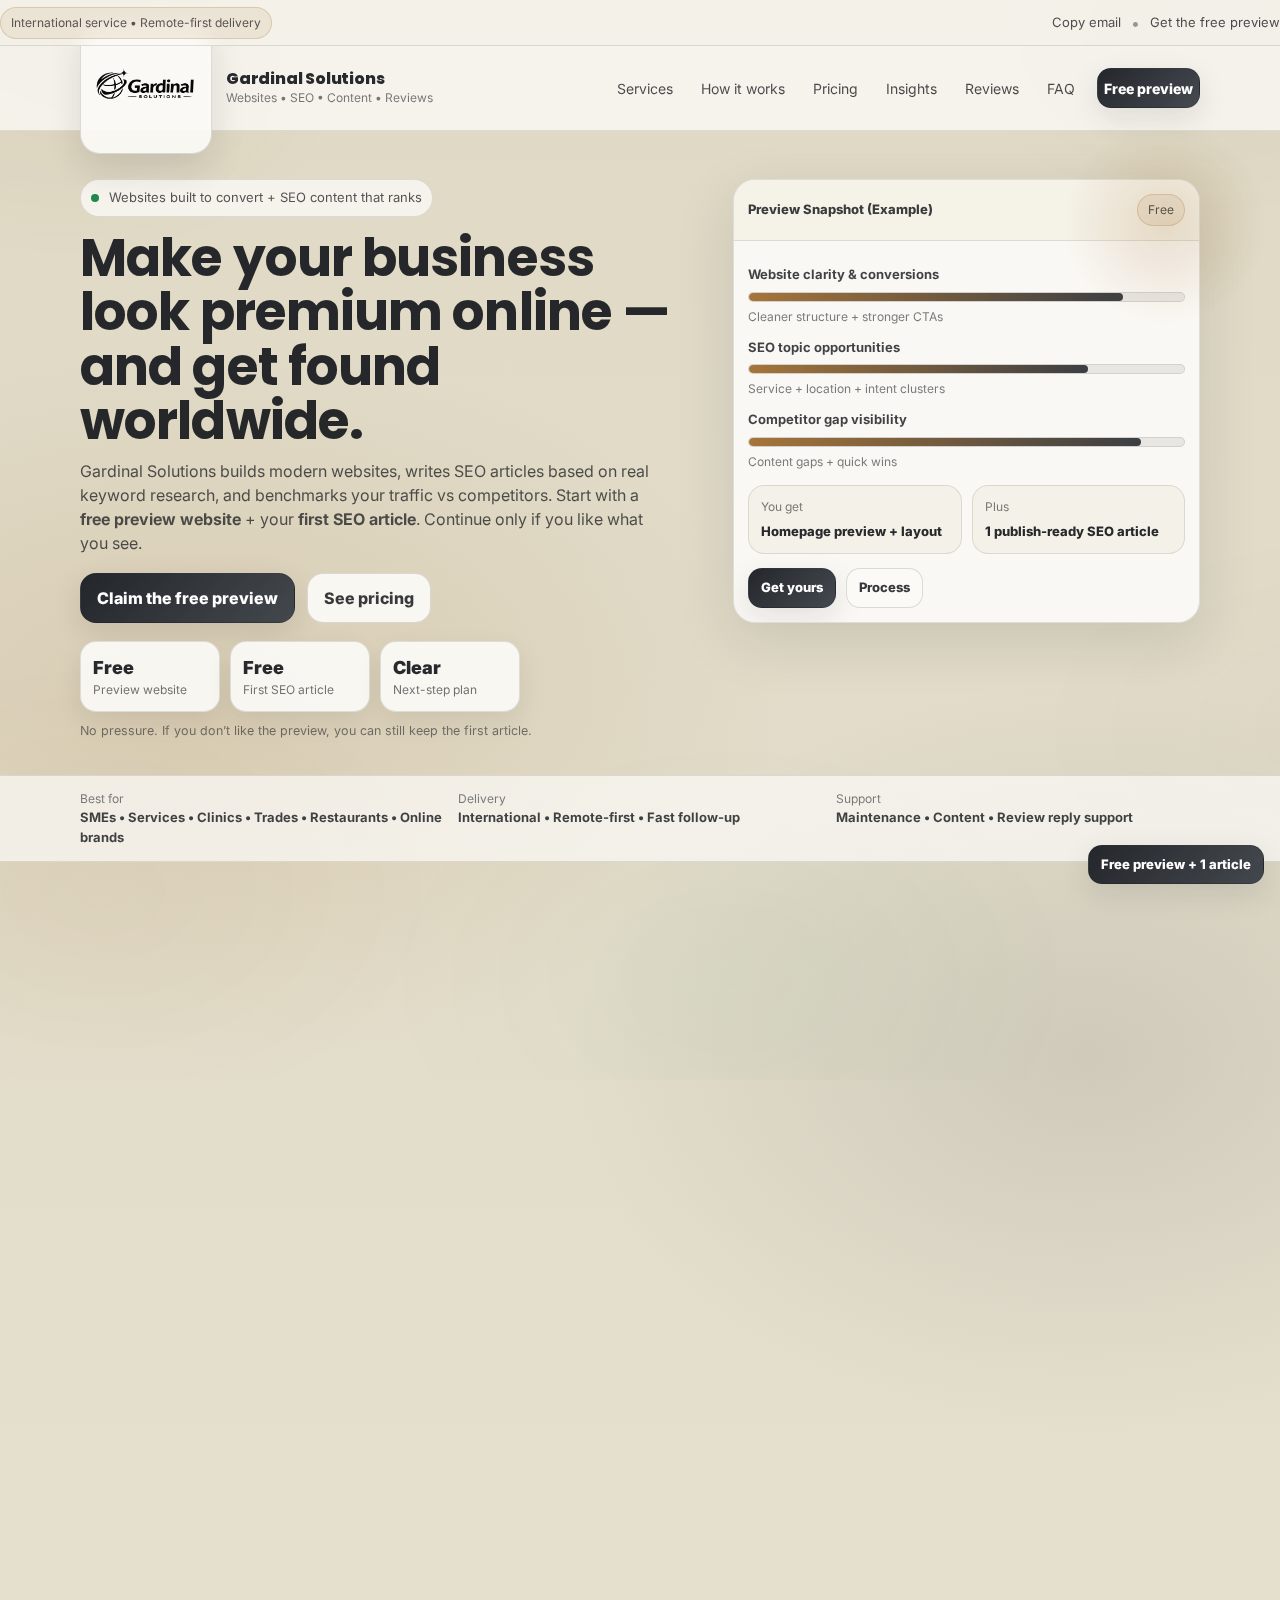
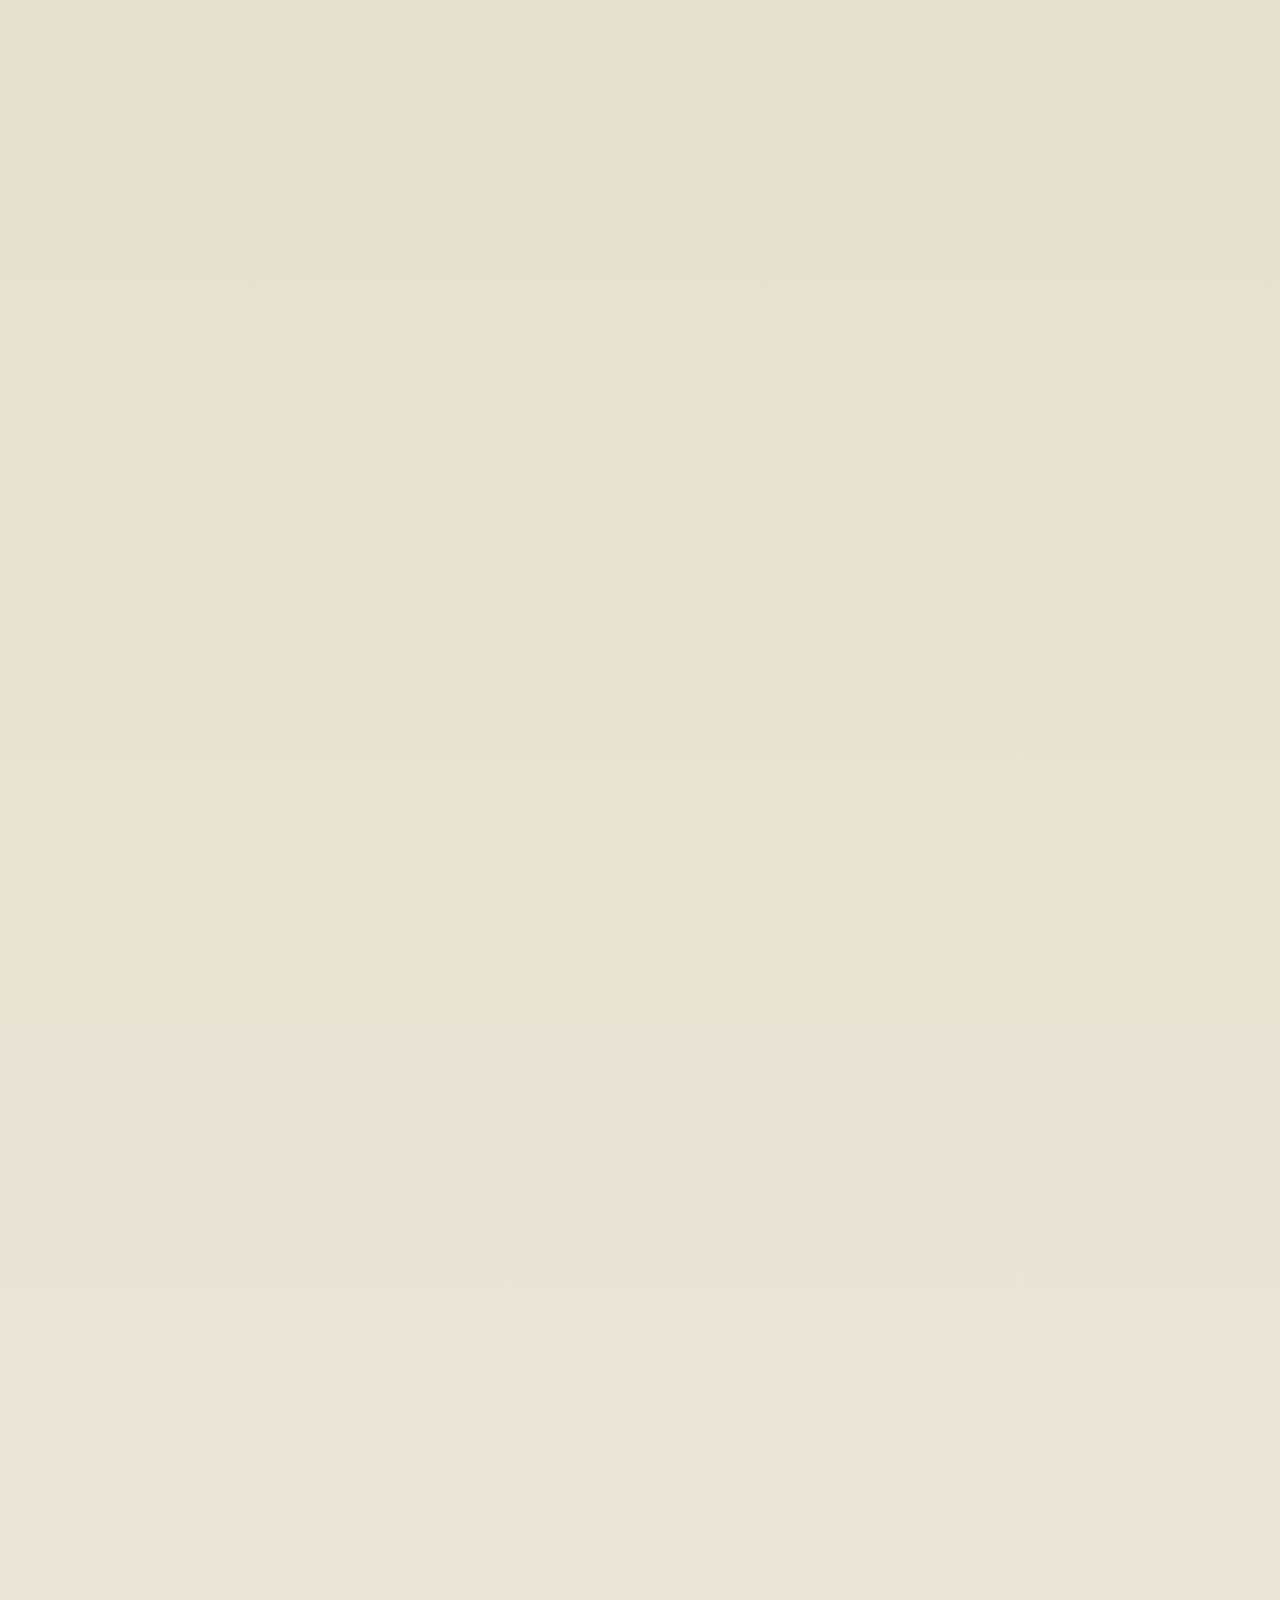
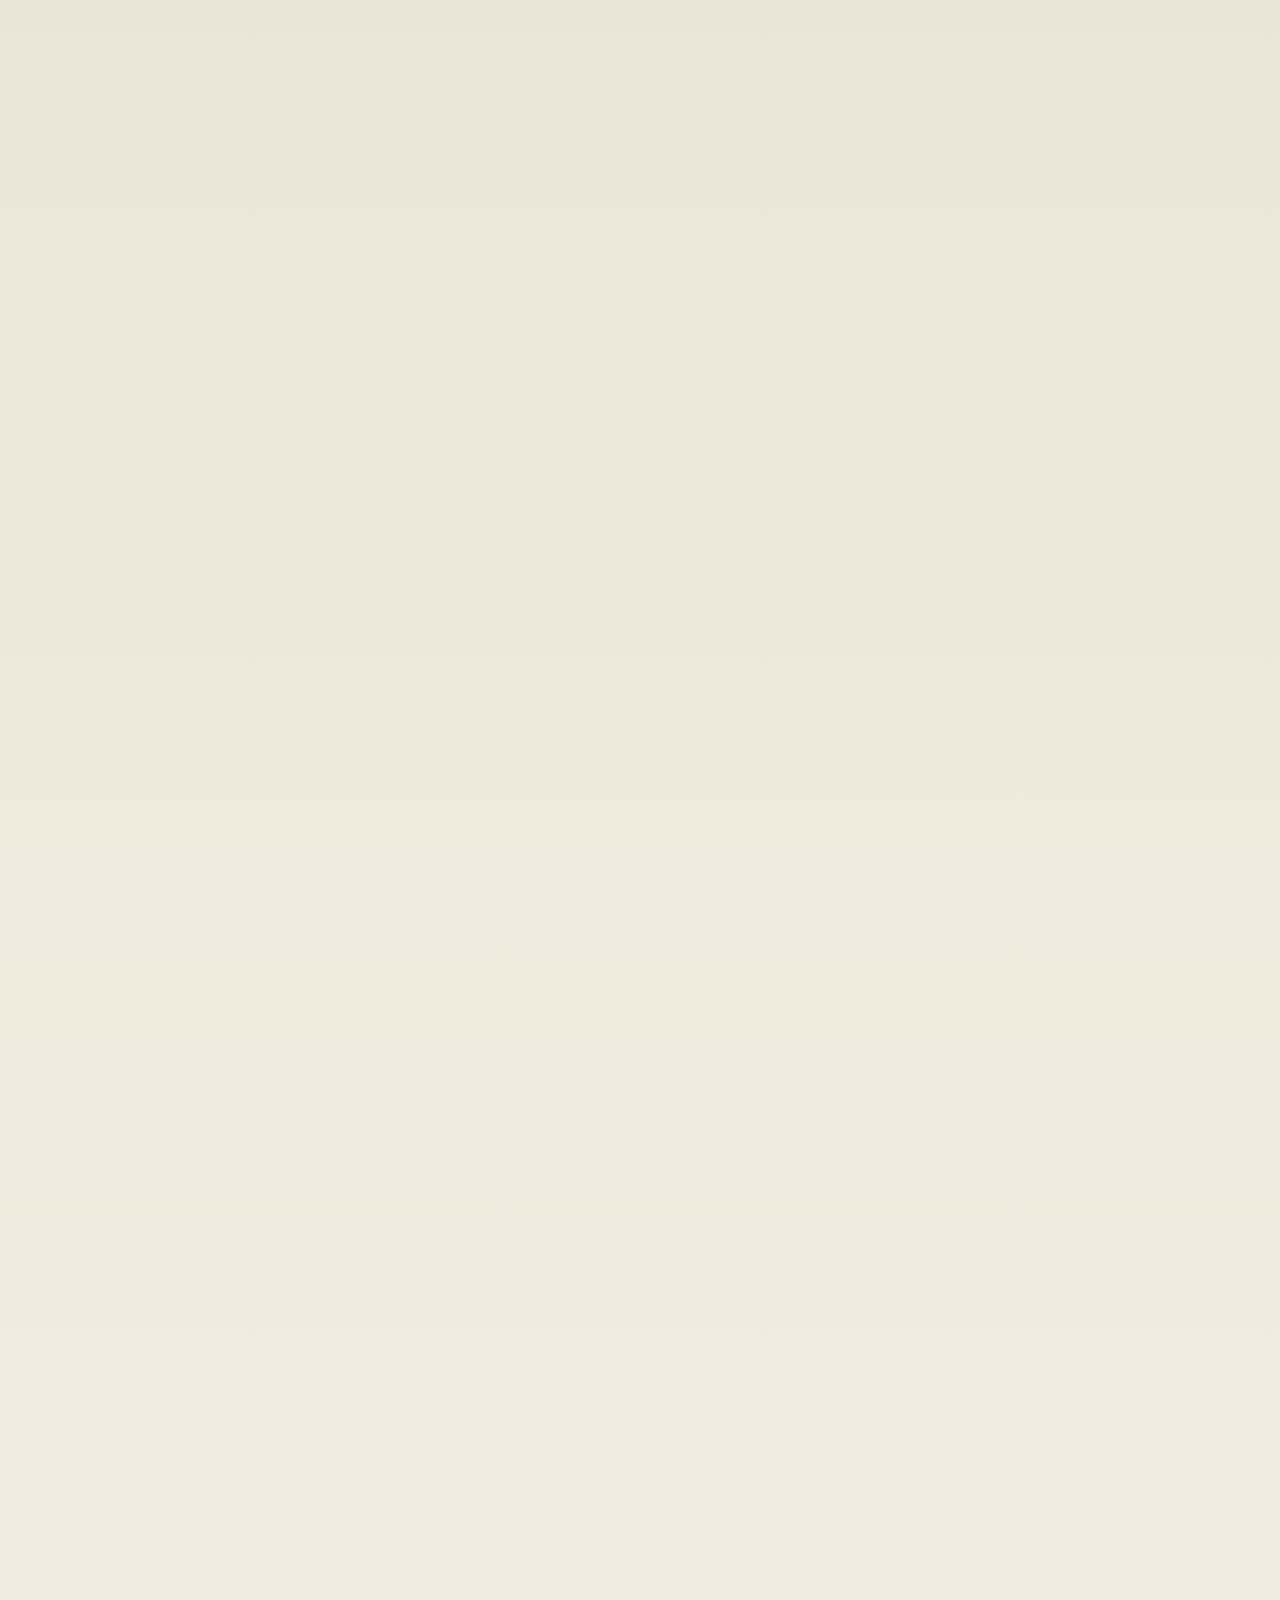
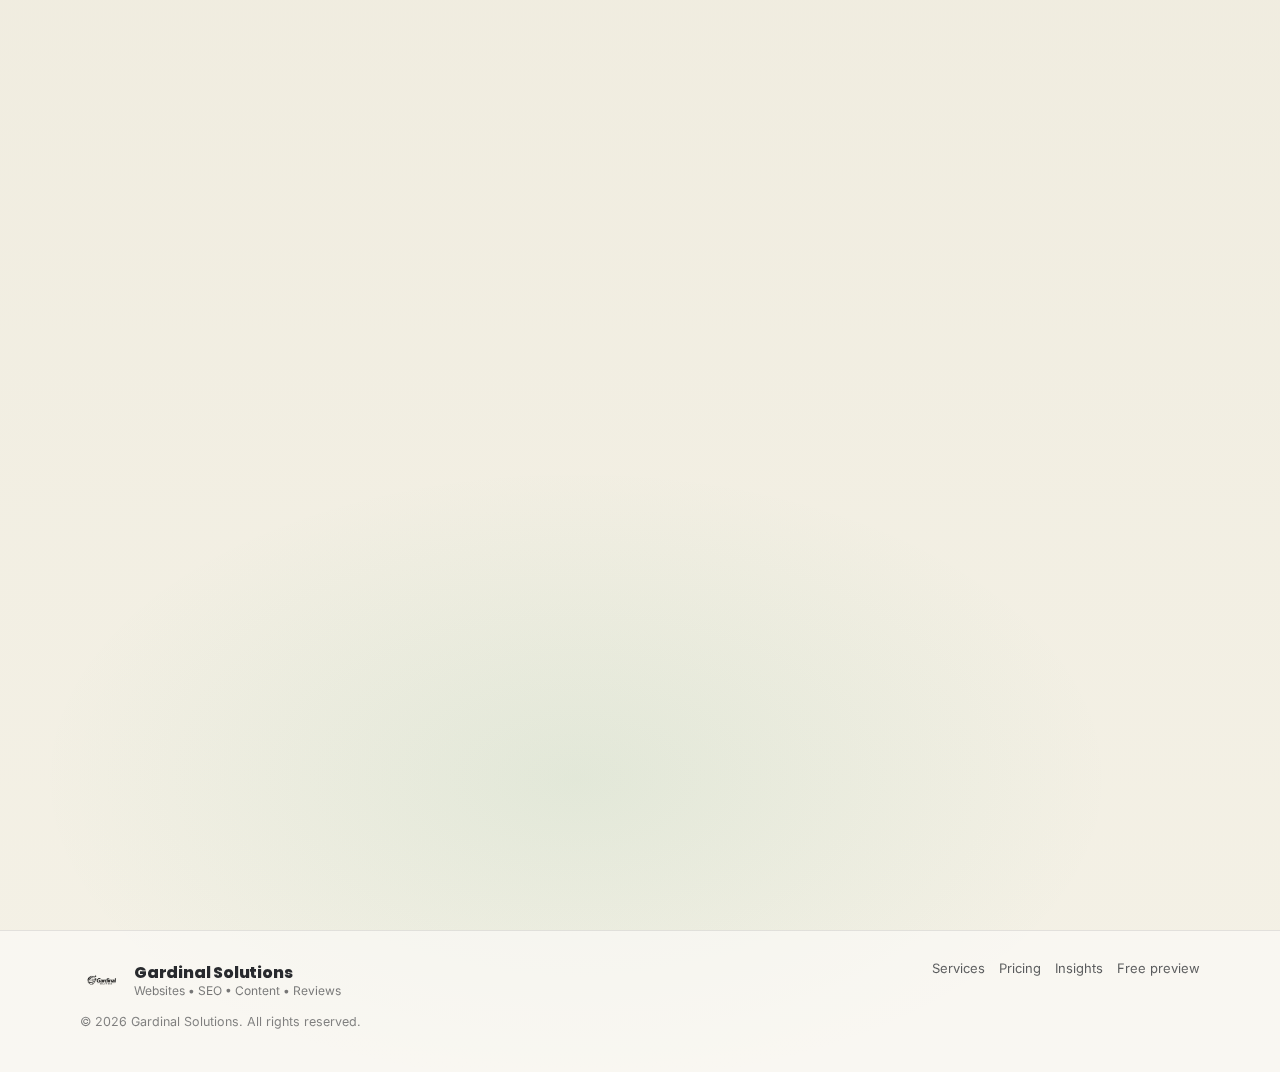
<file: index.html>
<!-- index.html (Jotform integrated) -->
<!doctype html>
<html lang="en">
<head>
  <meta charset="utf-8" />
  <meta name="viewport" content="width=device-width, initial-scale=1" />
  <meta name="description" content="Gardinal Solutions builds and maintains modern websites, delivers SEO keyword research and SEO articles, benchmarks your presence vs competitors, and supports review follow-up. Free preview website + first SEO article." />
  <title>Gardinal Solutions | Websites, SEO & Content</title>

  <link rel="preconnect" href="https://fonts.googleapis.com">
  <link rel="preconnect" href="https://fonts.gstatic.com" crossorigin>
  <link href="https://fonts.googleapis.com/css2?family=Inter:wght@400;500;600;700;800&family=Poppins:wght@600;700;800&display=swap" rel="stylesheet">

  <link rel="stylesheet" href="styles.css" />
  <script defer src="script.js"></script>
</head>

<body>
  <a class="skip-link" href="#main">Skip to content</a>

  <!-- Topbar -->
  <div class="topbar">
    <div class="container topbar__inner">
      <div class="pill">International service • Remote-first delivery</div>
      <div class="topbar__actions">
        <button class="linklike" id="copyEmailBtn" type="button">Copy email</button>
        <span class="sep">•</span>
        <a class="topbar__link" href="#contact">Get the free preview</a>
      </div>
    </div>
  </div>

  <!-- Header -->
  <header class="header" id="siteHeader">
    <div class="container header__inner">
      <a class="brand" href="#home" aria-label="Gardinal Solutions home">
        <img class="brand__logo" id="brandLogo" src="logo.png" alt="Gardinal Solutions logo">
        <span class="brand__text">
          <span class="brand__name">Gardinal Solutions</span>
          <span class="brand__tag">Websites • SEO • Content • Reviews</span>
        </span>
      </a>

      <nav class="nav" aria-label="Primary">
        <button class="nav__toggle" id="navToggle" type="button" aria-controls="navMenu" aria-expanded="false">
          <span class="nav__line" aria-hidden="true"></span>
          <span class="nav__line" aria-hidden="true"></span>
          <span class="nav__line" aria-hidden="true"></span>
          <span class="sr-only">Menu</span>
        </button>

        <div class="nav__menu" id="navMenu">
          <a href="#services" class="nav__link">Services</a>
          <a href="#process" class="nav__link">How it works</a>
          <a href="#pricing" class="nav__link">Pricing</a>
          <a href="#insights" class="nav__link">Insights</a>
          <a href="#reviews" class="nav__link">Reviews</a>
          <a href="#faq" class="nav__link">FAQ</a>
          <a class="btn btn--small nav__cta" href="#contact">Free preview</a>
        </div>
      </nav>
    </div>
  </header>

  <main id="main">
    <!-- HERO -->
    <section class="hero" id="home">
      <div class="container hero__grid">
        <div class="hero__content">
          <div class="kicker">
            <span class="dot" aria-hidden="true"></span>
            Websites built to convert + SEO content that ranks
          </div>

          <h1 class="hero__title">Make your business look premium online — and get found worldwide.</h1>

          <p class="hero__lead">
            Gardinal Solutions builds modern websites, writes SEO articles based on real keyword research,
            and benchmarks your traffic vs competitors. Start with a <strong>free preview website</strong>
            + your <strong>first SEO article</strong>. Continue only if you like what you see.
          </p>

          <div class="hero__cta">
            <a class="btn" href="#contact">Claim the free preview</a>
            <a class="btn btn--ghost" href="#pricing">See pricing</a>
          </div>

          <div class="hero__proof">
            <div class="proofCard">
              <div class="proofCard__big">Free</div>
              <div class="proofCard__small">Preview website</div>
            </div>
            <div class="proofCard">
              <div class="proofCard__big">Free</div>
              <div class="proofCard__small">First SEO article</div>
            </div>
            <div class="proofCard">
              <div class="proofCard__big">Clear</div>
              <div class="proofCard__small">Next-step plan</div>
            </div>
          </div>

          <p class="hero__fine">
            No pressure. If you don’t like the preview, you can still keep the first article.
          </p>
        </div>

        <div class="hero__panel">
          <div class="panel">
            <div class="panel__head">
              <span class="panel__title">Preview Snapshot (Example)</span>
              <span class="panel__badge">Free</span>
            </div>

            <div class="panel__body">
              <div class="metric">
                <div class="metric__label">Website clarity & conversions</div>
                <div class="metric__bar"><span style="width: 86%"></span></div>
                <div class="metric__note">Cleaner structure + stronger CTAs</div>
              </div>

              <div class="metric">
                <div class="metric__label">SEO topic opportunities</div>
                <div class="metric__bar"><span style="width: 78%"></span></div>
                <div class="metric__note">Service + location + intent clusters</div>
              </div>

              <div class="metric">
                <div class="metric__label">Competitor gap visibility</div>
                <div class="metric__bar"><span style="width: 90%"></span></div>
                <div class="metric__note">Content gaps + quick wins</div>
              </div>

              <div class="panel__miniGrid">
                <div class="miniCard">
                  <div class="miniCard__top">You get</div>
                  <div class="miniCard__main">Homepage preview + layout</div>
                </div>
                <div class="miniCard">
                  <div class="miniCard__top">Plus</div>
                  <div class="miniCard__main">1 publish-ready SEO article</div>
                </div>
              </div>

              <div class="panel__cta">
                <a class="btn btn--small" href="#contact">Get yours</a>
                <a class="btn btn--small btn--ghost" href="#process">Process</a>
              </div>
            </div>
          </div>
          <div class="glow" aria-hidden="true"></div>
        </div>
      </div>
    </section>

    <!-- TRUST STRIP -->
    <section class="strip" aria-label="Trust strip">
      <div class="container strip__inner">
        <div class="strip__item">
          <span class="strip__label">Best for</span>
          <span class="strip__value">SMEs • Services • Clinics • Trades • Restaurants • Online brands</span>
        </div>
        <div class="strip__item">
          <span class="strip__label">Delivery</span>
          <span class="strip__value">International • Remote-first • Fast follow-up</span>
        </div>
        <div class="strip__item">
          <span class="strip__label">Support</span>
          <span class="strip__value">Maintenance • Content • Review reply support</span>
        </div>
      </div>
    </section>

    <!-- SERVICES -->
    <section class="section" id="services">
      <div class="container">
        <div class="section__head">
          <h2>What we do</h2>
          <p>Designed to improve first impressions, increase inquiries, and grow search visibility.</p>
        </div>

        <div class="grid grid--3">
          <article class="card">
            <h3>Website building</h3>
            <p>Modern, mobile-first websites built for clarity, trust, and conversions.</p>
            <ul class="checklist">
              <li>Landing pages & multi-page sites</li>
              <li>Clear CTA & lead capture</li>
              <li>International-friendly structure</li>
            </ul>
          </article>

          <article class="card">
            <h3>Website maintenance</h3>
            <p>Ongoing updates so your site stays fast, secure, and current.</p>
            <ul class="checklist">
              <li>Monthly updates & improvements</li>
              <li>Content edits & new sections</li>
              <li>Performance housekeeping</li>
            </ul>
          </article>

          <article class="card">
            <h3>SEO keyword research</h3>
            <p>We map search intent to pages and content topics that drive qualified leads.</p>
            <ul class="checklist">
              <li>Keyword clusters & page mapping</li>
              <li>Content plan & publishing priorities</li>
              <li>On-page SEO checklist</li>
            </ul>
          </article>

          <article class="card">
            <h3>SEO articles</h3>
            <p>Practical articles aligned with search intent — service, location, or product topics.</p>
            <ul class="checklist">
              <li>Publish-ready formatting</li>
              <li>Internal linking suggestions</li>
              <li>Conversion-focused writing</li>
            </ul>
          </article>

          <article class="card">
            <h3>Competitor insights</h3>
            <p>We compare your presence with competitors to find content gaps and quick wins.</p>
            <ul class="checklist">
              <li>Topic & page gap analysis</li>
              <li>Priority action list</li>
              <li>Positioning improvements</li>
            </ul>
          </article>

          <article class="card">
            <h3>Review follow-up support</h3>
            <p>Professional review replies build trust and sales — we help you respond consistently.</p>
            <ul class="checklist">
              <li>Reply templates (good/neutral/bad)</li>
              <li>Brand tone alignment</li>
              <li>Follow-up routines</li>
            </ul>
          </article>
        </div>
      </div>
    </section>

    <!-- PROCESS -->
    <section class="section section--muted" id="process">
      <div class="container">
        <div class="section__head">
          <h2>How it works</h2>
          <p>Simple, fast, proof-driven — ideal for cold outreach and first impressions.</p>
        </div>

        <div class="steps">
          <div class="step">
            <div class="step__num">1</div>
            <div class="step__body">
              <h3>Tell us your business</h3>
              <p>Share your services, location/market, and goals (competitors optional).</p>
            </div>
          </div>

          <div class="step">
            <div class="step__num">2</div>
            <div class="step__body">
              <h3>We deliver the free preview</h3>
              <p>You get a preview website + your first SEO article (free).</p>
            </div>
          </div>

          <div class="step">
            <div class="step__num">3</div>
            <div class="step__body">
              <h3>You review and request changes</h3>
              <p>We refine the direction and confirm what you want next.</p>
            </div>
          </div>

          <div class="step">
            <div class="step__num">4</div>
            <div class="step__body">
              <h3>Choose a plan to continue</h3>
              <p>Pick a bundle for maintenance + SEO content + insights.</p>
            </div>
          </div>
        </div>

        <div class="callout">
          <div class="callout__icon" aria-hidden="true">✓</div>
          <div class="callout__content">
            <strong>Starter offer:</strong> preview website + first SEO article is free. Continue only if you like the quality.
          </div>
        </div>
      </div>
    </section>

    <!-- PRICING -->
    <section class="section" id="pricing">
      <div class="container">
        <div class="section__head">
          <h2>Plans (international pricing)</h2>
          <p>Low entry cost, strong deliverables, and clear outcomes. Upgrade anytime.</p>
        </div>

        <div class="pricing pricing--4">
          <article class="priceCard priceCard--free">
            <div class="priceCard__top">
              <h3>Preview Starter</h3>
              <p class="priceCard__tag">Try us first — no risk</p>
            </div>
            <div class="priceCard__price">
              <span class="price">$0</span><span class="per">Free</span>
            </div>
            <ul class="checklist checklist--dense">
              <li>Preview website layout</li>
              <li>1 SEO article (your topic)</li>
              <li>Bundle recommendation</li>
            </ul>
            <!-- CHANGE: added js-planCta + data-plan -->
            <a class="btn btn--block js-planCta" href="#contact" data-plan="Preview Starter">Get started free</a>
            <p class="fine">Best for: first contact from cold email</p>
          </article>

          <article class="priceCard">
            <div class="priceCard__top">
              <h3>Launch Plan</h3>
              <p class="priceCard__tag">Get online & start growing</p>
            </div>
            <div class="priceCard__price">
              <span class="price">$79</span><span class="per">/month</span>
            </div>
            <ul class="checklist checklist--dense">
              <li>Website maintenance</li>
              <li>1 SEO article/month</li>
              <li>Basic on-page SEO</li>
              <li>Email support</li>
            </ul>
            <!-- CHANGE -->
            <a class="btn btn--block js-planCta" href="#contact" data-plan="Launch Plan">Choose Launch</a>
            <p class="fine">Best for: single-location SMEs</p>
          </article>

          <article class="priceCard priceCard--featured">
            <div class="badge">Most popular</div>
            <div class="priceCard__top">
              <h3>Growth Plan</h3>
              <p class="priceCard__tag">Faster ranking + better leads</p>
            </div>
            <div class="priceCard__price">
              <span class="price">$149</span><span class="per">/month</span>
            </div>
            <ul class="checklist checklist--dense">
              <li>Maintenance + improvements</li>
              <li>3 SEO articles/month</li>
              <li>Keyword research + plan</li>
              <li>Competitor insights (monthly)</li>
              <li>Review reply templates</li>
            </ul>
            <!-- CHANGE -->
            <a class="btn btn--block js-planCta" href="#contact" data-plan="Growth Plan">Choose Growth</a>
            <p class="fine">Best for: competitive markets</p>
          </article>

          <article class="priceCard">
            <div class="priceCard__top">
              <h3>Authority Plan</h3>
              <p class="priceCard__tag">Scale across regions</p>
            </div>
            <div class="priceCard__price">
              <span class="price">$299</span><span class="per">/month</span>
            </div>
            <ul class="checklist checklist--dense">
              <li>Advanced improvements</li>
              <li>6 SEO articles/month</li>
              <li>Competitor gap strategy</li>
              <li>Monthly performance summary</li>
              <li>Priority support</li>
            </ul>
            <!-- CHANGE -->
            <a class="btn btn--block js-planCta" href="#contact" data-plan="Authority Plan">Choose Authority</a>
            <p class="fine">Best for: multi-location growth</p>
          </article>
        </div>

        <p class="note">
          Need e-commerce, booking, or multilingual? We’ll quote fairly and keep it simple.
        </p>
      </div>
    </section>

    <!-- INSIGHTS -->
    <section class="section section--muted" id="insights">
      <div class="container">
        <div class="section__head">
          <h2>Competitor insights</h2>
          <p>We identify what competitors do better, where they get traffic, and the fastest path to outperform them.</p>
        </div>

        <div class="grid grid--2">
          <div class="card">
            <h3>Content gaps</h3>
            <p>We map their topics/pages vs yours, then prioritize what to create first.</p>
            <ul class="checklist">
              <li>Missing pages & topics</li>
              <li>Likely keyword clusters</li>
              <li>Quick wins list</li>
            </ul>
          </div>

          <div class="card">
            <h3>Conversion improvements</h3>
            <p>More traffic is useless without leads — we structure pages to convert.</p>
            <ul class="checklist">
              <li>Clear positioning & CTA flow</li>
              <li>Trust sections (reviews/FAQ)</li>
              <li>Mobile-first improvements</li>
            </ul>
          </div>
        </div>

        <div class="quote">
          <p>“The goal isn’t just traffic — it’s qualified inquiries. We build the site, write the content, and support the follow-up.”</p>
          <span>— Gardinal Solutions</span>
        </div>
      </div>
    </section>

    <!-- REVIEWS -->
    <section class="section" id="reviews">
      <div class="container">
        <div class="section__head">
          <h2>Client feedback</h2>
          <p>Below are <strong>sample placeholders</strong> to show the layout. Replace with real client feedback as you collect it.</p>
        </div>

        <div class="grid grid--3">
          <article class="testimonial">
            <div class="testimonial__top">
              <span class="tag">Sample</span>
              <span class="stars" aria-label="5 stars">★★★★★</span>
            </div>
            <p class="testimonial__text">
              “Our site looks premium now, and the messaging is clear. The free preview made it easy to trust the process.”
            </p>
            <div class="testimonial__by">— Ayesha, UAE • Service business</div>
          </article>

          <article class="testimonial">
            <div class="testimonial__top">
              <span class="tag">Sample</span>
              <span class="stars" aria-label="5 stars">★★★★★</span>
            </div>
            <p class="testimonial__text">
              “The SEO article was clean, helpful, and actually matched what customers search for. Great structure and tone.”
            </p>
            <div class="testimonial__by">— Mark, UK • Local services</div>
          </article>

          <article class="testimonial">
            <div class="testimonial__top">
              <span class="tag">Sample</span>
              <span class="stars" aria-label="5 stars">★★★★★</span>
            </div>
            <p class="testimonial__text">
              “Competitor insights showed exactly what pages we were missing. The plan was simple and easy to execute.”
            </p>
            <div class="testimonial__by">— Priya, India • Clinic</div>
          </article>
        </div>
      </div>
    </section>

    <!-- BLOG TEASER -->
    <section class="section section--muted" id="blog">
      <div class="container">
        <div class="section__head">
          <h2>SEO blog (starter topics)</h2>
          <p>Publishing consistent content builds trust and long-term search traffic.</p>
        </div>

        <div class="grid grid--3">
          <article class="card card--soft">
            <h3>How a modern website increases inquiries</h3>
            <p>Structure, trust sections, and CTAs that turn visitors into customers.</p>
            <a class="textLink" href="#contact">Request a free preview →</a>
          </article>
          <article class="card card--soft">
            <h3>Keyword research basics for SMEs</h3>
            <p>How to target service + location + intent keywords for better leads.</p>
            <a class="textLink" href="#contact">Get your first article free →</a>
          </article>
          <article class="card card--soft">
            <h3>How to respond to reviews professionally</h3>
            <p>Templates and tone that protect your brand and increase conversions.</p>
            <a class="textLink" href="#contact">Ask for review support →</a>
          </article>
        </div>
      </div>
    </section>

    <!-- FAQ -->
    <section class="section" id="faq">
      <div class="container">
        <div class="section__head">
          <h2>FAQ</h2>
          <p>Quick answers for prospects who click your cold email.</p>
        </div>

        <div class="faq">
          <button class="faq__q" aria-expanded="false">What exactly is free?</button>
          <div class="faq__a">
            <p>You get a preview website layout and one SEO article on your chosen topic. No obligation to continue.</p>
          </div>

          <button class="faq__q" aria-expanded="false">Do you work internationally?</button>
          <div class="faq__a">
            <p>Yes. We operate remotely and support clients across multiple countries and markets.</p>
          </div>

          <button class="faq__q" aria-expanded="false">Can you maintain the website?</button>
          <div class="faq__a">
            <p>Yes. Maintenance is included in paid plans, including updates and ongoing improvements.</p>
          </div>

          <button class="faq__q" aria-expanded="false">What topics can the free SEO article be about?</button>
          <div class="faq__a">
            <p>Any service, location, or product topic you want to target for your customers.</p>
          </div>

          <button class="faq__q" aria-expanded="false">How do competitor insights work?</button>
          <div class="faq__a">
            <p>We identify content gaps, likely keyword opportunities, and conversion improvements based on competitor positioning.</p>
          </div>

          <button class="faq__q" aria-expanded="false">Do you provide review reply help?</button>
          <div class="faq__a">
            <p>Yes. We provide reply templates and routines so you respond consistently and professionally.</p>
          </div>
        </div>
      </div>
    </section>

    <!-- CONTACT -->
    <section class="section section--muted" id="contact">
      <div class="container">
        <div class="contact">
          <div class="contact__left">
            <h2>Claim your free preview + first SEO article</h2>
            <p>
              Send the basics and we’ll prepare: <strong>(1)</strong> a preview website layout and <strong>(2)</strong> a publish-ready SEO article.
            </p>

            <div class="contact__bullets">
              <div class="bullet"><span class="bullet__dot"></span>Preview website</div>
              <div class="bullet"><span class="bullet__dot"></span>1 SEO article (free)</div>
              <div class="bullet"><span class="bullet__dot"></span>Bundle recommendation</div>
            </div>

            <div class="contact__meta">
              <div class="metaCard">
                <div class="metaCard__label">Email</div>
                <div class="metaCard__value" id="emailText">hello@gardinalsolutions.com</div>
                <div class="metaCard__note">Replace with your real email later</div>
              </div>
              <div class="metaCard">
                <div class="metaCard__label">WhatsApp</div>
                <div class="metaCard__value">Add later</div>
                <div class="metaCard__note">International-friendly support</div>
              </div>
            </div>
          </div>

          <!-- CHANGE: Jotform embedded (replaces old HTML form) -->
          <div class="form" id="leadForm">
            <!-- A small dynamic label ABOVE the embedded form -->
            <div class="form__row">
              <label id="contactCtaLabel" style="display:block;">Request free preview</label>
              <div class="fine" id="contactCtaNote" style="margin-top:6px;">
                Choose a plan above, then submit the form. You’ll receive a reply by email.
              </div>
            </div>

            <div style="width:100%; min-height: 720px;">
              <iframe
                id="jotformFrame"
                title="Gardinal Solutions Inquiry Form"
                src="https://form.jotform.com/260375550677060"
                style="width:100%; height: 720px; border:0; border-radius: 16px;"
                loading="lazy"
                allow="geolocation; microphone; camera"
              ></iframe>
            </div>

            <p class="fine fine--center" id="formNote" style="margin-top:10px;">
              Form powered by Jotform. If it doesn’t load, open it here:
              <a class="textLink" href="https://form.jotform.com/260375550677060" target="_blank" rel="noopener">Open the form</a>
            </p>
          </div>
        </div>
      </div>
    </section>

    <!-- FOOTER -->
    <footer class="footer">
      <div class="container footer__inner">
        <div>
          <div class="brand brand--footer">
            <img class="brand__logo brand__logo--footer" src="logo.png" alt="Gardinal Solutions logo">
            <div class="brand__text">
              <div class="brand__name">Gardinal Solutions</div>
              <div class="brand__tag">Websites • SEO • Content • Reviews</div>
            </div>
          </div>
          <p class="footer__fine">© <span id="year"></span> Gardinal Solutions. All rights reserved.</p>
        </div>

        <div class="footer__links">
          <a href="#services">Services</a>
          <a href="#pricing">Pricing</a>
          <a href="#insights">Insights</a>
          <a href="#contact">Free preview</a>
        </div>
      </div>
    </footer>

    <!-- Floating CTA -->
    <div class="floatCta">
      <a class="btn btn--small" href="#contact">Free preview + 1 article</a>
    </div>
  </main>

  <!-- CHANGE: minimal inline JS for plan click -> label + (optional) iframe prefill -->
  <script>
    (function () {
      const frame = document.getElementById("jotformFrame");
      const label = document.getElementById("contactCtaLabel");

      const BASE_FORM_URL = "https://form.jotform.com/260375550677060";

      function setCtaByPlan(planName) {
        const isPreview = (planName || "").toLowerCase().includes("preview");
        const text = isPreview ? "Request free preview" : "Let's Get Started";
        if (label) label.textContent = text;

        // Optional prefill attempt:
        // If your Jotform has a field that can be prefilled by query string key "selectedPlan",
        // it will auto-fill. If not, the form still works normally.
        if (frame) {
          const url = BASE_FORM_URL + "?selectedPlan=" + encodeURIComponent(planName || "Preview Starter");
          frame.src = url;
        }
      }

      // Default state
      setCtaByPlan("Preview Starter");

      // Pricing CTAs drive label + prefill
      document.querySelectorAll(".js-planCta").forEach((cta) => {
        cta.addEventListener("click", () => {
          const plan = cta.getAttribute("data-plan") || "Preview Starter";
          setCtaByPlan(plan);
        });
      });

      // Any generic link to #contact defaults to Preview Starter behavior
      document.querySelectorAll('a[href="#contact"]:not(.js-planCta)').forEach((a) => {
        a.addEventListener("click", () => setCtaByPlan("Preview Starter"));
      });
    })();
  </script>
</body>
</html>
</file>
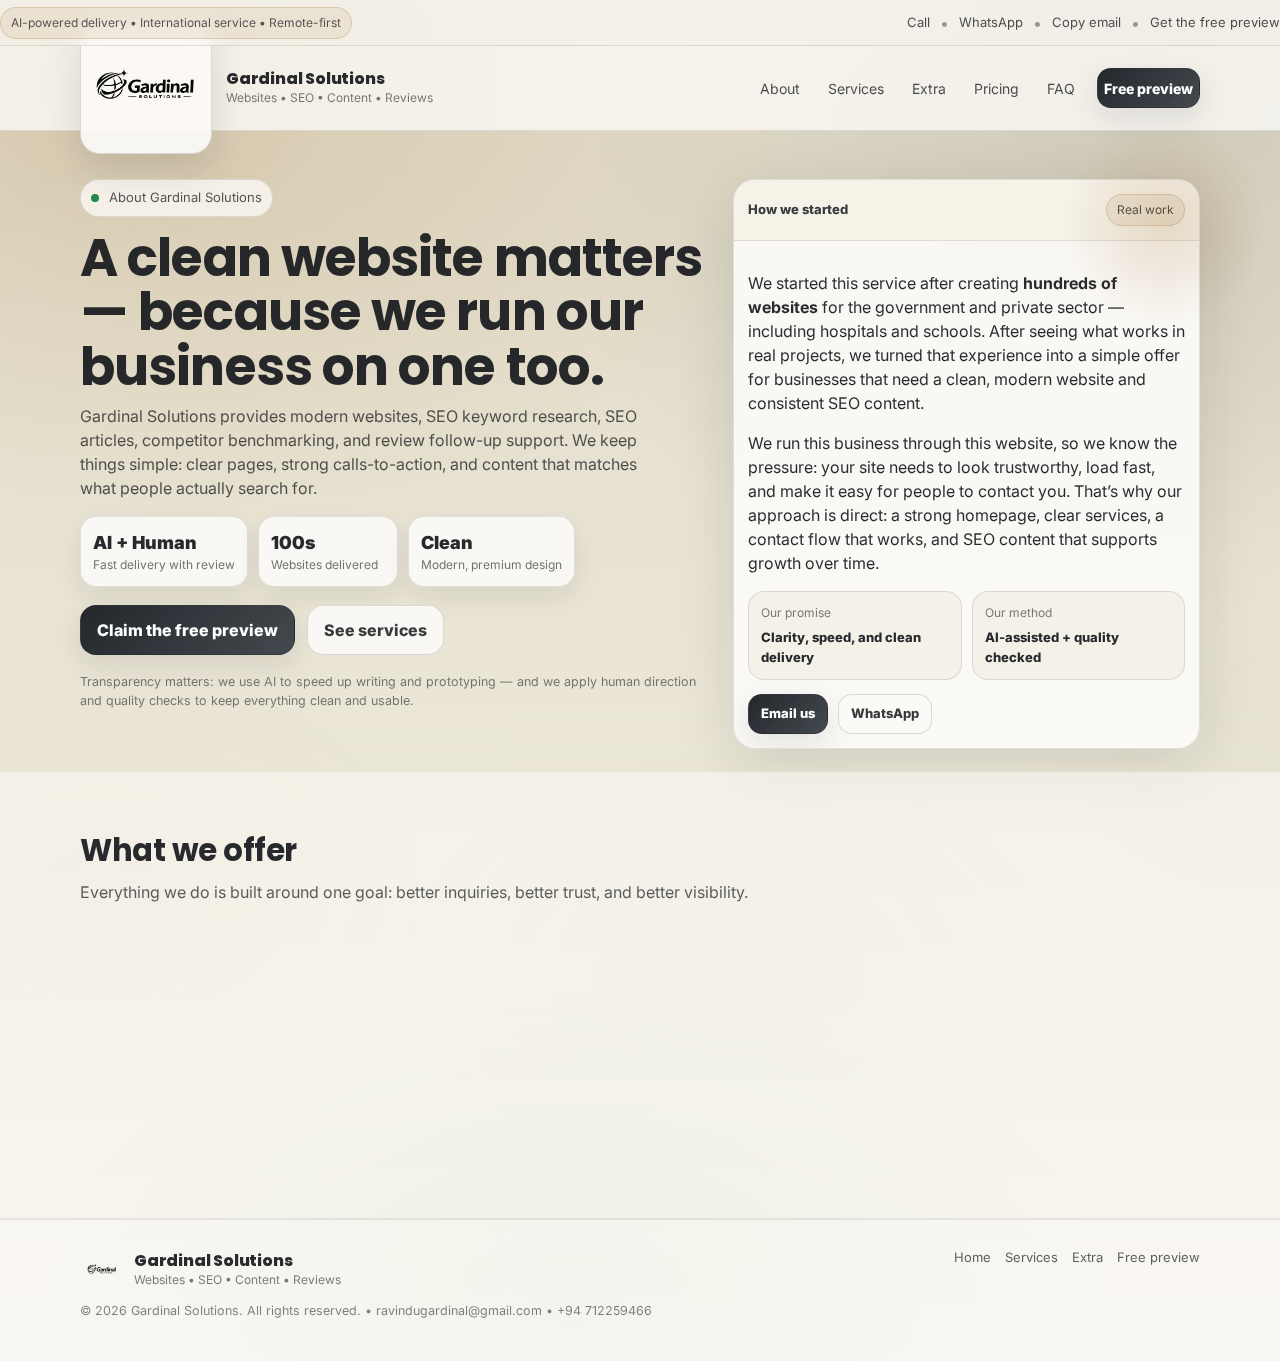
<file: about.html>
<!doctype html>
<html lang="en">
<head>
  <meta charset="utf-8" />
  <meta name="viewport" content="width=device-width, initial-scale=1" />
  <meta name="description" content="About Gardinal Solutions — AI-powered websites, SEO content, and review support." />
  <title>About | Gardinal Solutions</title>

  <link rel="preconnect" href="https://fonts.googleapis.com">
  <link rel="preconnect" href="https://fonts.gstatic.com" crossorigin>
  <link href="https://fonts.googleapis.com/css2?family=Inter:wght@400;500;600;700;800&family=Poppins:wght@600;700;800&display=swap" rel="stylesheet">

  <link rel="stylesheet" href="styles.css" />
  <script defer src="script.js"></script>
</head>

<body>
  <a class="skip-link" href="#main">Skip to content</a>

  <!-- Topbar -->
  <div class="topbar">
    <div class="container topbar__inner">
      <div class="pill">AI-powered delivery • International service • Remote-first</div>
      <div class="topbar__actions">
        <a class="topbar__link" href="tel:+94712259466">Call</a>
        <span class="sep">•</span>
        <a class="topbar__link" href="https://wa.me/94712259466" target="_blank" rel="noopener">WhatsApp</a>
        <span class="sep">•</span>
        <button class="linklike" id="copyEmailBtn" type="button">Copy email</button>
        <span class="sep">•</span>
        <a class="topbar__link" href="index.html#contact">Get the free preview</a>
      </div>
    </div>
  </div>

  <!-- Header -->
  <header class="header" id="siteHeader">
    <div class="container header__inner">
      <a class="brand" href="index.html#home" aria-label="Gardinal Solutions home">
        <img class="brand__logo" id="brandLogo" src="logo.png" alt="Gardinal Solutions logo">
        <span class="brand__text">
          <span class="brand__name">Gardinal Solutions</span>
          <span class="brand__tag">Websites • SEO • Content • Reviews</span>
        </span>
      </a>

      <nav class="nav" aria-label="Primary">
        <button class="nav__toggle" id="navToggle" type="button" aria-controls="navMenu" aria-expanded="false">
          <span class="nav__line" aria-hidden="true"></span>
          <span class="nav__line" aria-hidden="true"></span>
          <span class="nav__line" aria-hidden="true"></span>
          <span class="sr-only">Menu</span>
        </button>

        <div class="nav__menu" id="navMenu">
          <a href="about.html" class="nav__link">About</a>
          <a href="index.html#services" class="nav__link">Services</a>
          <a href="index.html#extra" class="nav__link">Extra</a>
          <a href="index.html#pricing" class="nav__link">Pricing</a>
          <a href="index.html#faq" class="nav__link">FAQ</a>
          <a class="btn btn--small nav__cta" href="index.html#contact">Free preview</a>
        </div>
      </nav>
    </div>
  </header>

  <main id="main">
    <section class="hero hero--about">
      <div class="hero__overlay" aria-hidden="true"></div>

      <div class="container hero__grid">
        <div class="hero__content">
          <div class="kicker">
            <span class="dot" aria-hidden="true"></span>
            About Gardinal Solutions
          </div>

          <h1 class="hero__title">A clean website matters — because we run our business on one too.</h1>

          <p class="hero__lead">
            Gardinal Solutions provides modern websites, SEO keyword research, SEO articles, competitor benchmarking, and review follow-up support.
            We keep things simple: clear pages, strong calls-to-action, and content that matches what people actually search for.
          </p>

          <div class="hero__proof">
            <div class="proofCard">
              <div class="proofCard__big">AI + Human</div>
              <div class="proofCard__small">Fast delivery with review</div>
            </div>
            <div class="proofCard">
              <div class="proofCard__big">100s</div>
              <div class="proofCard__small">Websites delivered</div>
            </div>
            <div class="proofCard">
              <div class="proofCard__big">Clean</div>
              <div class="proofCard__small">Modern, premium design</div>
            </div>
          </div>

          <div class="hero__cta">
            <a class="btn" href="index.html#contact">Claim the free preview</a>
            <a class="btn btn--ghost" href="index.html#services">See services</a>
          </div>

          <p class="hero__fine">
            Transparency matters: we use AI to speed up writing and prototyping — and we apply human direction and quality checks to keep everything clean and usable.
          </p>
        </div>

        <div class="hero__panel">
          <div class="panel">
            <div class="panel__head">
              <span class="panel__title">How we started</span>
              <span class="panel__badge">Real work</span>
            </div>
            <div class="panel__body">
              <p class="about__p">
                We started this service after creating <strong>hundreds of websites</strong> for the government and private sector — including hospitals and schools.
                After seeing what works in real projects, we turned that experience into a simple offer for businesses that need a clean, modern website and consistent SEO content.
              </p>

              <p class="about__p">
                We run this business through this website, so we know the pressure: your site needs to look trustworthy, load fast, and make it easy for people to contact you.
                That’s why our approach is direct: a strong homepage, clear services, a contact flow that works, and SEO content that supports growth over time.
              </p>

              <div class="panel__miniGrid">
                <div class="miniCard">
                  <div class="miniCard__top">Our promise</div>
                  <div class="miniCard__main">Clarity, speed, and clean delivery</div>
                </div>
                <div class="miniCard">
                  <div class="miniCard__top">Our method</div>
                  <div class="miniCard__main">AI-assisted + quality checked</div>
                </div>
              </div>

              <div class="panel__cta">
                <a class="btn btn--small" href="mailto:ravindugardinal@gmail.com">Email us</a>
                <a class="btn btn--small btn--ghost" href="https://wa.me/94712259466" target="_blank" rel="noopener">WhatsApp</a>
              </div>
            </div>
          </div>
          <div class="glow" aria-hidden="true"></div>
        </div>
      </div>
    </section>

    <section class="section section--muted">
      <div class="container">
        <div class="section__head">
          <h2>What we offer</h2>
          <p>Everything we do is built around one goal: better inquiries, better trust, and better visibility.</p>
        </div>

        <div class="grid grid--3">
          <article class="card">
            <h3>Website building & upgrades</h3>
            <p>Clean structure, modern UI, mobile-first performance, and conversion-focused layout.</p>
          </article>
          <article class="card">
            <h3>SEO content that ranks</h3>
            <p>AI-assisted writing guided by keyword intent, formatted for publishing and conversion.</p>
          </article>
          <article class="card">
            <h3>Support & follow-up</h3>
            <p>Maintenance, improvements, and review replies to keep your brand strong.</p>
          </article>
        </div>

        <div class="callout">
          <div class="callout__icon" aria-hidden="true">✓</div>
          <div class="callout__content">
            Start with a free preview + first SEO article. If you like it, we continue. If not, you still keep the first article.
          </div>
        </div>
      </div>
    </section>

    <footer class="footer">
      <div class="container footer__inner">
        <div>
          <div class="brand brand--footer">
            <img class="brand__logo brand__logo--footer" src="logo.png" alt="Gardinal Solutions logo">
            <div class="brand__text">
              <div class="brand__name">Gardinal Solutions</div>
              <div class="brand__tag">Websites • SEO • Content • Reviews</div>
            </div>
          </div>

          <p class="footer__fine">
            © <span id="year"></span> Gardinal Solutions. All rights reserved.
            <span class="footer__sep">•</span>
            <a class="footer__inline" href="mailto:ravindugardinal@gmail.com">ravindugardinal@gmail.com</a>
            <span class="footer__sep">•</span>
            <a class="footer__inline" href="tel:+94712259466">+94 712259466</a>
          </p>
        </div>

        <div class="footer__links">
          <a href="index.html">Home</a>
          <a href="index.html#services">Services</a>
          <a href="index.html#extra">Extra</a>
          <a href="index.html#contact">Free preview</a>
        </div>
      </div>
    </footer>
  </main>

  <!-- Set emailText for copy feature -->
  <span id="emailText" class="sr-only">ravindugardinal@gmail.com</span>
</body>
</html>
</file>
<file: styles.css>
/* styles.css — full theme + restored layout + animations + top ribbon/header disappearing
   ✅ Keeps previous look (full component styles)
   ✅ Logo is large + responsive (desktop ~132px)
   ✅ "Free Preview" CTA text forced white
   ✅ Topbar hides + header fades/hides (classes toggled by script.js)
   ✅ Jotform iframe embed styling (clean + responsive)
*/

/* ===== Theme ===== */
:root{
  --bg:#dfd9c5;
  --bg2:#f4f1e6;
  --card:#fbfaf6;
  --line:rgba(27,30,34,.12);

  --text:rgba(22,24,28,.92);
  --muted:rgba(22,24,28,.72);
  --muted2:rgba(22,24,28,.58);

  --primary:#1F2328;
  --primary2:#3A3F46;
  --accent:#A06B2B;
  --accent2:#C18B45;
  --good:#1F8A4C;

  --shadow:0 18px 60px rgba(22,24,28,.12);
  --shadow2:0 10px 30px rgba(22,24,28,.10);

  --radius:18px;
  --radius2:22px;
  --container:1120px;

  --topbar-h:46px;
  --header-h:84px;
}

/* ===== Reset ===== */
*{box-sizing:border-box}
html{scroll-behavior:smooth}
body{
  margin:0;
  font-family:Inter, system-ui, -apple-system, Segoe UI, Roboto, Arial, sans-serif;
  color:var(--text);
  background:
    radial-gradient(1000px 600px at 15% 12%, rgba(160,107,43,.14), transparent 60%),
    radial-gradient(900px 650px at 85% 18%, rgba(31,35,40,.10), transparent 58%),
    radial-gradient(900px 520px at 45% 95%, rgba(31,138,76,.08), transparent 60%),
    linear-gradient(180deg, var(--bg), var(--bg2));
  line-height:1.5;
  position:relative;
  overflow-x:hidden;
}

/* subtle calm background motion */
body::before,
body::after{
  content:"";
  position:fixed;
  inset:-20%;
  pointer-events:none;
  z-index:-1;
  opacity:.55;
  filter: blur(0px);
  transform: translate3d(0,0,0);
  will-change: transform;
}
body::before{
  background:
    radial-gradient(420px 280px at 18% 20%, rgba(160,107,43,.10), transparent 68%),
    radial-gradient(380px 260px at 82% 18%, rgba(31,35,40,.06), transparent 70%),
    radial-gradient(520px 360px at 55% 92%, rgba(31,138,76,.06), transparent 70%);
  animation: bgFloat1 16s ease-in-out infinite;
}
body::after{
  background:
    radial-gradient(520px 360px at 20% 85%, rgba(160,107,43,.08), transparent 70%),
    radial-gradient(520px 320px at 90% 72%, rgba(31,35,40,.05), transparent 72%);
  animation: bgFloat2 20s ease-in-out infinite;
  opacity:.42;
}
@keyframes bgFloat1{
  0%{transform:translate3d(0,0,0)}
  50%{transform:translate3d(18px,-10px,0)}
  100%{transform:translate3d(0,0,0)}
}
@keyframes bgFloat2{
  0%{transform:translate3d(0,0,0)}
  50%{transform:translate3d(-16px,12px,0)}
  100%{transform:translate3d(0,0,0)}
}

a{color:inherit; text-decoration:none}
a:hover{opacity:.92}
.container{width:min(var(--container), calc(100% - 32px)); margin:0 auto}

.skip-link{
  position:absolute; left:-999px; top:10px;
  background:var(--primary); color:#fff;
  padding:10px 12px; border-radius:12px; z-index:99999;
}
.skip-link:focus{left:12px}
.sr-only{
  position:absolute; width:1px; height:1px;
  padding:0; margin:-1px; overflow:hidden;
  clip:rect(0,0,0,0); white-space:nowrap; border:0;
}

/* ===== Topbar (ribbon) ===== */
.topbar{
  position:sticky;
  top:0;
  z-index:9999;
  height:var(--topbar-h);
  display:flex;
  align-items:center;
  border-bottom:1px solid var(--line);
  background:rgba(251,250,246,.74);
  backdrop-filter: blur(10px);
  transform: translateY(0);
  opacity:1;
  transition: transform .45s ease, opacity .45s ease;
}
.topbar.is-hidden{
  transform: translateY(-110%);
  opacity:0;
  pointer-events:none;
}
.topbar__inner{
  width:100%;
  display:flex; align-items:center; justify-content:space-between;
  gap:12px;
}
.pill{
  display:inline-flex; align-items:center; gap:8px;
  padding:6px 10px; border-radius:999px;
  background:rgba(160,107,43,.10);
  border:1px solid rgba(160,107,43,.22);
  font-size:12px; color:var(--muted);
  white-space:nowrap;
}
.topbar__actions{display:flex; align-items:center; gap:10px}
.sep{opacity:.45}
.topbar__link{font-size:13px; color:rgba(22,24,28,.78)}
.linklike{
  border:0; background:transparent; cursor:pointer;
  color:rgba(22,24,28,.76); font:inherit; font-size:13px; padding:0;
}

/* ===== Header (disappearing effect) ===== */
.header{
  position:sticky;
  top:var(--topbar-h);
  z-index:9990;
  border-bottom:1px solid var(--line);
  background:rgba(251,250,246,.78);
  backdrop-filter: blur(12px);

  transform: translateY(0);
  opacity:1;
  transition: opacity .60s ease, transform .60s ease, top .25s ease;
}
.topbar.is-hidden + .header{ top:0; }

.header.is-fading{
  opacity:0.35;
  transform: translateY(-8px);
}
.header.is-hidden{
  opacity:0;
  transform: translateY(-110%);
  pointer-events:none;
}

.header__inner{
  height:var(--header-h);
  display:flex; align-items:center; justify-content:space-between;
  gap:16px;
}

/* ===== Brand ===== */
.brand{display:flex; align-items:center; gap:14px; min-width:0}
.brand__text{display:flex; flex-direction:column; line-height:1.05; min-width:0}
.brand__name{
  font-family:Poppins, Inter, sans-serif;
  font-weight:800;
  letter-spacing:-0.2px;
  white-space:nowrap;
  overflow:hidden;
  text-overflow:ellipsis;
}
.brand__tag{
  font-size:12px;
  color:var(--muted2);
  margin-top:4px;
  white-space:nowrap;
  overflow:hidden;
  text-overflow:ellipsis;
}

/* ✅ Large visible logo (safe sizing) */
.brand__logo{
  width: 132px !important;
  height: 132px !important;
  max-width: 132px !important;
  max-height: 132px !important;
  object-fit: contain !important;

  background: rgba(251,250,246,.92) !important;
  border: 1px solid rgba(22,24,28,.14) !important;
  border-radius: 20px !important;
  padding: 10px !important;
  box-shadow: 0 14px 34px rgba(22,24,28,.12) !important;

  transition: opacity .35s ease, transform .35s ease;
  will-change: opacity, transform;
}
.brand__logo--footer{
  width: 44px !important;
  height: 44px !important;
  max-width: 44px !important;
  max-height: 44px !important;
  padding: 6px !important;
  box-shadow:none !important;
  background:transparent !important;
  border:0 !important;
}

/* ===== Nav ===== */
.nav{display:flex; align-items:center; gap:14px; position:relative}
.nav__toggle{
  display:none;
  width:44px; height:42px;
  border-radius:14px;
  border:1px solid rgba(22,24,28,.14);
  background:rgba(251,250,246,.78);
  cursor:pointer;
}
.nav__line{
  display:block; width:18px; height:2px;
  margin:4px auto; border-radius:10px;
  background:rgba(22,24,28,.75)
}
.nav__menu{
  display:flex;
  align-items:center;
  gap:16px;
}
.nav__menu a{
  display:inline-flex;
  align-items:center;
  height:40px;
  padding:0 6px;
  font-size:14px;
  color:rgba(22,24,28,.78);
}

/* ===== Buttons ===== */
.btn{
  display:inline-flex; justify-content:center; align-items:center; gap:10px;
  border:1px solid rgba(31,35,40,.22);
  background:linear-gradient(135deg, rgba(31,35,40,.98), rgba(58,63,70,.94));
  color:#fff;
  font-weight:800;
  padding:12px 16px;
  border-radius:16px;
  box-shadow:var(--shadow2);
  transition:transform .15s ease, opacity .15s ease, box-shadow .15s ease;
}
.btn:hover{transform:translateY(-1px)}
.btn--ghost{
  background:rgba(251,250,246,.92);
  color:rgba(22,24,28,.86);
  border:1px solid rgba(22,24,28,.14);
  box-shadow:none;
}
.btn--small{padding:9px 12px; border-radius:14px; font-size:13px}
.btn--block{width:100%}

/* ✅ Force Free Preview CTA text visible */
.nav__menu .btn,
.nav__menu .nav__cta{ color:#fff !important; }

/* Focus */
.nav__menu a:focus-visible,
.nav__toggle:focus-visible,
.btn:focus-visible,
input:focus-visible,
textarea:focus-visible,
select:focus-visible{
  outline:3px solid rgba(160,107,43,.35);
  outline-offset:2px;
}

/* ===== HERO ===== */
.hero{padding:48px 0 22px}
.hero__grid{
  display:grid;
  grid-template-columns:1.2fr .9fr;
  gap:30px;
  align-items:start;
}
.kicker{
  display:inline-flex; align-items:center; gap:10px;
  color:rgba(22,24,28,.74);
  font-size:13px;
  padding:8px 10px;
  border-radius:999px;
  border:1px solid rgba(22,24,28,.12);
  background:rgba(251,250,246,.78);
}
.dot{width:8px;height:8px;border-radius:99px;background:var(--good)}
.hero__title{
  margin:14px 0 10px;
  font-family:Poppins, Inter, sans-serif;
  font-size:clamp(30px, 4.2vw, 52px);
  line-height:1.05;
  letter-spacing:-0.9px;
}
.hero__lead{margin:0 0 16px; color:rgba(22,24,28,.74); font-size:16px; max-width:58ch}
.hero__cta{display:flex; gap:12px; flex-wrap:wrap; margin:18px 0 18px}
.hero__proof{display:flex; gap:10px; flex-wrap:wrap; margin-top:10px}
.proofCard{
  min-width:140px;
  padding:12px;
  border-radius:16px;
  background:rgba(251,250,246,.92);
  border:1px solid rgba(22,24,28,.12);
  box-shadow:0 10px 26px rgba(22,24,28,.08);
}
.proofCard__big{font-weight:900; font-size:18px}
.proofCard__small{color:rgba(22,24,28,.62); font-size:12px}
.hero__fine{color:rgba(22,24,28,.56); font-size:12.5px; margin-top:10px}

/* Panel */
.hero__panel{position:relative}
.panel{
  border-radius:var(--radius2);
  background:rgba(251,250,246,.94);
  border:1px solid rgba(22,24,28,.12);
  box-shadow:var(--shadow);
  overflow:hidden;
}
.panel__head{
  display:flex; align-items:center; justify-content:space-between;
  padding:14px;
  border-bottom:1px solid rgba(22,24,28,.10);
  background:rgba(244,241,230,.92);
}
.panel__title{font-weight:800; font-size:13px; color:rgba(22,24,28,.84)}
.panel__badge{
  font-size:12px;
  padding:6px 10px;
  border-radius:999px;
  border:1px solid rgba(160,107,43,.24);
  background:rgba(160,107,43,.10);
  color:rgba(22,24,28,.78);
}
.panel__body{padding:14px}
.metric{margin:10px 0 12px}
.metric__label{font-size:13px; color:rgba(22,24,28,.82); margin-bottom:7px; font-weight:700}
.metric__bar{
  height:10px;
  border-radius:999px;
  background:rgba(22,24,28,.08);
  border:1px solid rgba(22,24,28,.10);
  overflow:hidden;
}
.metric__bar span{
  display:block; height:100%;
  border-radius:999px;
  background:linear-gradient(90deg, rgba(160,107,43,.92), rgba(31,35,40,.86));
}
.metric__note{font-size:12px; color:rgba(22,24,28,.58); margin-top:6px}
.panel__miniGrid{display:grid; grid-template-columns:1fr 1fr; gap:10px; margin-top:14px}
.miniCard{
  border-radius:16px;
  border:1px solid rgba(22,24,28,.12);
  background:rgba(244,241,230,.88);
  padding:12px;
}
.miniCard__top{font-size:12px; color:rgba(22,24,28,.58)}
.miniCard__main{margin-top:6px; font-weight:800; font-size:13px}
.panel__cta{display:flex; gap:10px; margin-top:14px; flex-wrap:wrap}
.glow{
  position:absolute; inset:-60px -70px auto auto;
  width:210px; height:210px;
  background:radial-gradient(circle, rgba(160,107,43,.18), transparent 68%);
  pointer-events:none;
}

/* Strip */
.strip{
  padding:14px 0;
  border-top:1px solid var(--line);
  border-bottom:1px solid var(--line);
  background:rgba(251,250,246,.72);
}
.strip__inner{display:grid; grid-template-columns:1fr 1fr 1fr; gap:14px}
.strip__label{display:block; font-size:12px; color:rgba(22,24,28,.56)}
.strip__value{display:block; font-weight:700; color:rgba(22,24,28,.82); font-size:13px}

/* Sections */
.section{padding:56px 0}
.section--muted{
  background:rgba(251,250,246,.55);
  border-top:1px solid rgba(22,24,28,.06);
  border-bottom:1px solid rgba(22,24,28,.06);
}
.section__head{display:flex; flex-direction:column; gap:6px; margin-bottom:20px}
.section__head h2{
  margin:0;
  font-family:Poppins, Inter, sans-serif;
  font-size:clamp(22px, 2.4vw, 34px);
  letter-spacing:-0.5px;
}
.section__head p{margin:0; color:rgba(22,24,28,.70); max-width:75ch}

/* Grid + Cards */
.grid{display:grid; gap:14px}
.grid--3{grid-template-columns:repeat(3, 1fr)}
.grid--2{grid-template-columns:repeat(2, 1fr)}

.card{
  background:rgba(251,250,246,.95);
  border:1px solid rgba(22,24,28,.12);
  border-radius:var(--radius);
  padding:16px;
  box-shadow:0 14px 46px rgba(22,24,28,.10);
  transition: transform .18s ease, box-shadow .18s ease;
}
.card--soft{background:rgba(251,250,246,.78); box-shadow:none}
.card:hover{transform:translateY(-2px)}
.card h3{margin:0 0 6px}
.card p{margin:0 0 10px; color:rgba(22,24,28,.70)}
.textLink{display:inline-block; margin-top:6px; color:rgba(160,107,43,.98)}

.checklist{list-style:none; padding:0; margin:0; display:flex; flex-direction:column; gap:8px}
.checklist li{
  position:relative; padding-left:26px;
  color:rgba(22,24,28,.74);
  font-size:13.5px;
}
.checklist li::before{
  content:"✓";
  position:absolute; left:0; top:0;
  width:18px; height:18px;
  border-radius:6px;
  display:grid; place-items:center;
  background:rgba(31,138,76,.12);
  border:1px solid rgba(31,138,76,.20);
  color:rgba(22,24,28,.82);
  font-size:12px;
}
.checklist--dense li{font-size:13px}

/* Steps */
.steps{display:grid; gap:12px}
.step{
  display:grid; grid-template-columns:44px 1fr; gap:12px;
  padding:14px; border-radius:var(--radius);
  border:1px solid rgba(22,24,28,.12);
  background:rgba(251,250,246,.88);
  box-shadow:0 10px 26px rgba(22,24,28,.08);
  transition: transform .18s ease;
}
.step:hover{transform:translateY(-2px)}
.step__num{
  width:44px; height:44px; border-radius:16px;
  display:grid; place-items:center;
  font-weight:900; color:#fff;
  background:linear-gradient(135deg, rgba(31,35,40,.98), rgba(160,107,43,.92));
}
.step__body h3{margin:2px 0 4px}
.step__body p{margin:0; color:rgba(22,24,28,.68)}

/* Callout */
.callout{
  margin-top:18px;
  display:grid; grid-template-columns:40px 1fr; gap:12px;
  padding:14px; border-radius:var(--radius);
  background:rgba(31,138,76,.06);
  border:1px solid rgba(31,138,76,.14);
}
.callout__icon{
  width:40px; height:40px; border-radius:14px;
  display:grid; place-items:center;
  background:rgba(31,138,76,.12);
  border:1px solid rgba(31,138,76,.18);
  font-weight:900;
}

/* Pricing */
.pricing{display:grid; gap:14px; margin-top:10px}
.pricing--4{grid-template-columns:repeat(4, 1fr)}
.priceCard{
  position:relative;
  padding:18px;
  border-radius:var(--radius2);
  border:1px solid rgba(22,24,28,.12);
  background:rgba(251,250,246,.94);
  box-shadow:0 18px 54px rgba(22,24,28,.10);
  transition: transform .18s ease, box-shadow .18s ease;
}
.priceCard:hover{transform:translateY(-2px)}
.priceCard--featured{
  border-color:rgba(160,107,43,.32);
  box-shadow:0 22px 70px rgba(160,107,43,.10);
}
.priceCard--free{background:rgba(251,250,246,.97)}
.badge{
  position:absolute; top:14px; right:14px;
  font-size:12px; padding:6px 10px; border-radius:999px;
  background:rgba(160,107,43,.10);
  border:1px solid rgba(160,107,43,.20);
  color:rgba(22,24,28,.78);
}
.priceCard__top h3{margin:0}
.priceCard__tag{margin:6px 0 0; color:rgba(22,24,28,.62); font-size:13px}
.priceCard__price{margin:14px 0 10px}
.price{font-size:38px; font-weight:900; letter-spacing:-0.8px}
.per{color:rgba(22,24,28,.58); margin-left:6px}
.fine{margin:10px 0 0; color:rgba(22,24,28,.52); font-size:12.5px}
.note{margin-top:14px; color:rgba(22,24,28,.62); font-size:13px}

/* Quote */
.quote{
  margin-top:18px;
  border-radius:var(--radius2);
  border:1px solid rgba(22,24,28,.12);
  background:rgba(251,250,246,.88);
  padding:16px;
}
.quote p{margin:0; font-weight:700; color:rgba(22,24,28,.82)}
.quote span{display:block; margin-top:8px; color:rgba(22,24,28,.58); font-size:13px}

/* Testimonials */
.testimonial{
  border-radius:var(--radius);
  border:1px solid rgba(22,24,28,.12);
  background:rgba(251,250,246,.88);
  padding:16px;
  box-shadow:0 10px 24px rgba(22,24,28,.08);
  transition: transform .18s ease, box-shadow .18s ease;
}
.testimonial:hover{transform:translateY(-2px)}
.testimonial__top{display:flex; justify-content:space-between; align-items:center; margin-bottom:10px}
.tag{
  font-size:12px;
  padding:6px 10px;
  border-radius:999px;
  background:rgba(22,24,28,.06);
  border:1px solid rgba(22,24,28,.12);
  color:rgba(22,24,28,.72);
}
.stars{letter-spacing:1px; opacity:.85}
.testimonial__text{margin:0 0 10px; color:rgba(22,24,28,.74)}
.testimonial__by{color:rgba(22,24,28,.56); font-size:12.5px}

/* FAQ */
.faq{display:grid; gap:10px}
.faq__q{
  width:100%;
  text-align:left;
  cursor:pointer;
  padding:14px;
  border-radius:var(--radius);
  border:1px solid rgba(22,24,28,.12);
  background:rgba(251,250,246,.88);
  color:rgba(22,24,28,.88);
  font:inherit;
  font-weight:800;
  box-shadow:0 10px 24px rgba(22,24,28,.08);
}
.faq__a{display:none; padding:0 14px 14px 14px; color:rgba(22,24,28,.70)}
.faq__q[aria-expanded="true"] + .faq__a{display:block}

/* ===== Contact ===== */
.contact{
  display:grid;
  grid-template-columns:1.1fr .9fr;
  gap:14px;
  align-items:start;
}
.contact__left{
  border-radius:var(--radius2);
  border:1px solid rgba(22,24,28,.12);
  background:rgba(251,250,246,.94);
  padding:18px;
  box-shadow:0 14px 44px rgba(22,24,28,.10);
}
.contact__left h2{margin:0 0 8px}
.contact__left p{margin:0 0 12px; color:rgba(22,24,28,.70)}
.contact__bullets{display:grid; gap:8px; margin-top:10px}
.bullet{display:flex; align-items:center; gap:10px; color:rgba(22,24,28,.74)}
.bullet__dot{
  width:10px; height:10px; border-radius:99px;
  background:rgba(160,107,43,.96);
  box-shadow:0 0 0 6px rgba(160,107,43,.12);
}
.contact__meta{display:grid; grid-template-columns:1fr 1fr; gap:10px; margin-top:14px}
.metaCard{
  border-radius:16px;
  border:1px solid rgba(22,24,28,.12);
  background:rgba(244,241,230,.88);
  padding:12px;
}
.metaCard__label{font-size:12px; color:rgba(22,24,28,.56)}
.metaCard__value{font-weight:900; margin-top:5px}
.metaCard__note{font-size:12px; color:rgba(22,24,28,.52); margin-top:5px}

/* Form wrapper (also used for embedded Jotform container) */
.form{
  border-radius:var(--radius2);
  border:1px solid rgba(22,24,28,.12);
  background:rgba(251,250,246,.88);
  padding:18px;
  box-shadow:0 18px 56px rgba(22,24,28,.10);
}
.form__row{display:flex; flex-direction:column; gap:6px; margin-bottom:12px}
label{font-size:13px; color:rgba(22,24,28,.74); font-weight:700}
input, textarea, select{
  width:100%;
  padding:12px;
  border-radius:14px;
  border:1px solid rgba(22,24,28,.16);
  background:rgba(251,250,246,.96);
  color:rgba(22,24,28,.90);
  outline:none;
}
input:focus, textarea:focus, select:focus{
  border-color:rgba(160,107,43,.40);
  box-shadow:0 0 0 4px rgba(160,107,43,.14);
}
.fine--center{text-align:center}

/* ✅ Jotform iframe (clean embed) */
#jotformFrame{
  display:block;
  width:100%;
  border:0;
  border-radius:16px;
  background:rgba(251,250,246,.96);
  box-shadow:0 10px 30px rgba(22,24,28,.08);
}

/* ===== Footer ===== */
.footer{
  padding:28px 0;
  border-top:1px solid rgba(22,24,28,.10);
  background:rgba(251,250,246,.70);
}
.footer__inner{display:flex; align-items:flex-start; justify-content:space-between; gap:18px}
.brand--footer{display:flex; align-items:center; gap:10px}
.footer__links{display:flex; gap:14px; flex-wrap:wrap}
.footer__links a{color:rgba(22,24,28,.70); font-size:13px}
.footer__fine{color:rgba(22,24,28,.54); font-size:12.5px; margin-top:10px}

/* Floating CTA */
.floatCta{position:fixed; right:16px; bottom:16px; z-index:9999}

/* Reveal animations */
.reveal{
  opacity:0;
  transform: translateY(14px);
  transition: opacity .7s ease, transform .7s ease;
  will-change: opacity, transform;
}
.reveal.is-visible{
  opacity:1;
  transform: translateY(0);
}

/* ===== Responsive ===== */
@media (max-width: 1100px){
  .pricing--4{grid-template-columns:1fr 1fr}
}
@media (max-width: 980px){
  :root{ --header-h: 86px; }
  .hero__grid{grid-template-columns:1fr; gap:18px}
  .contact{grid-template-columns:1fr}
  .grid--3{grid-template-columns:1fr}
  .grid--2{grid-template-columns:1fr}
  .strip__inner{grid-template-columns:1fr; gap:10px}
  .footer__inner{flex-direction:column}
  .contact__meta{grid-template-columns:1fr}
  .brand__logo{
    width: 96px !important;
    height: 96px !important;
    max-width: 96px !important;
    max-height: 96px !important;
    padding: 8px !important;
  }
}
@media (max-width: 760px){
  :root{ --header-h: 88px; }
  .nav__toggle{display:inline-block}
  .nav{ position:relative; }

  .nav__menu{
    display:none;
    position:absolute;
    right:0;
    top:calc(100% + 10px);
    flex-direction:column;
    align-items:stretch;
    gap:10px;

    padding:12px;
    border-radius:18px;
    border:1px solid rgba(22,24,28,.14);
    background:rgba(251,250,246,.96);

    width:min(340px, calc(100vw - 32px));
    box-shadow:var(--shadow);
    z-index:9999;
  }
  .nav__menu.is-open{display:flex}

  .nav__menu a{
    height:auto;
    padding:12px 12px;
    border-radius:14px;
    background:rgba(244,241,230,.92);
  }
  .nav__menu a.btn{
    color:#fff !important;
    background:linear-gradient(135deg, rgba(31,35,40,.98), rgba(58,63,70,.94));
    justify-content:center;
    padding:12px 12px;
  }

  .pill{display:none}
  .floatCta{left:16px; right:16px}
  .floatCta .btn{width:100%}

  .brand__logo{
    width: 84px !important;
    height: 84px !important;
    max-width: 84px !important;
    max-height: 84px !important;
    padding: 7px !important;
  }

  /* give iframe more vertical room on small screens */
  #jotformFrame{
    border-radius:14px;
  }
}

/* Reduce motion preference */
@media (prefers-reduced-motion: reduce){
  *{transition:none !important; animation:none !important}
  html{scroll-behavior:auto}
}
</file>
